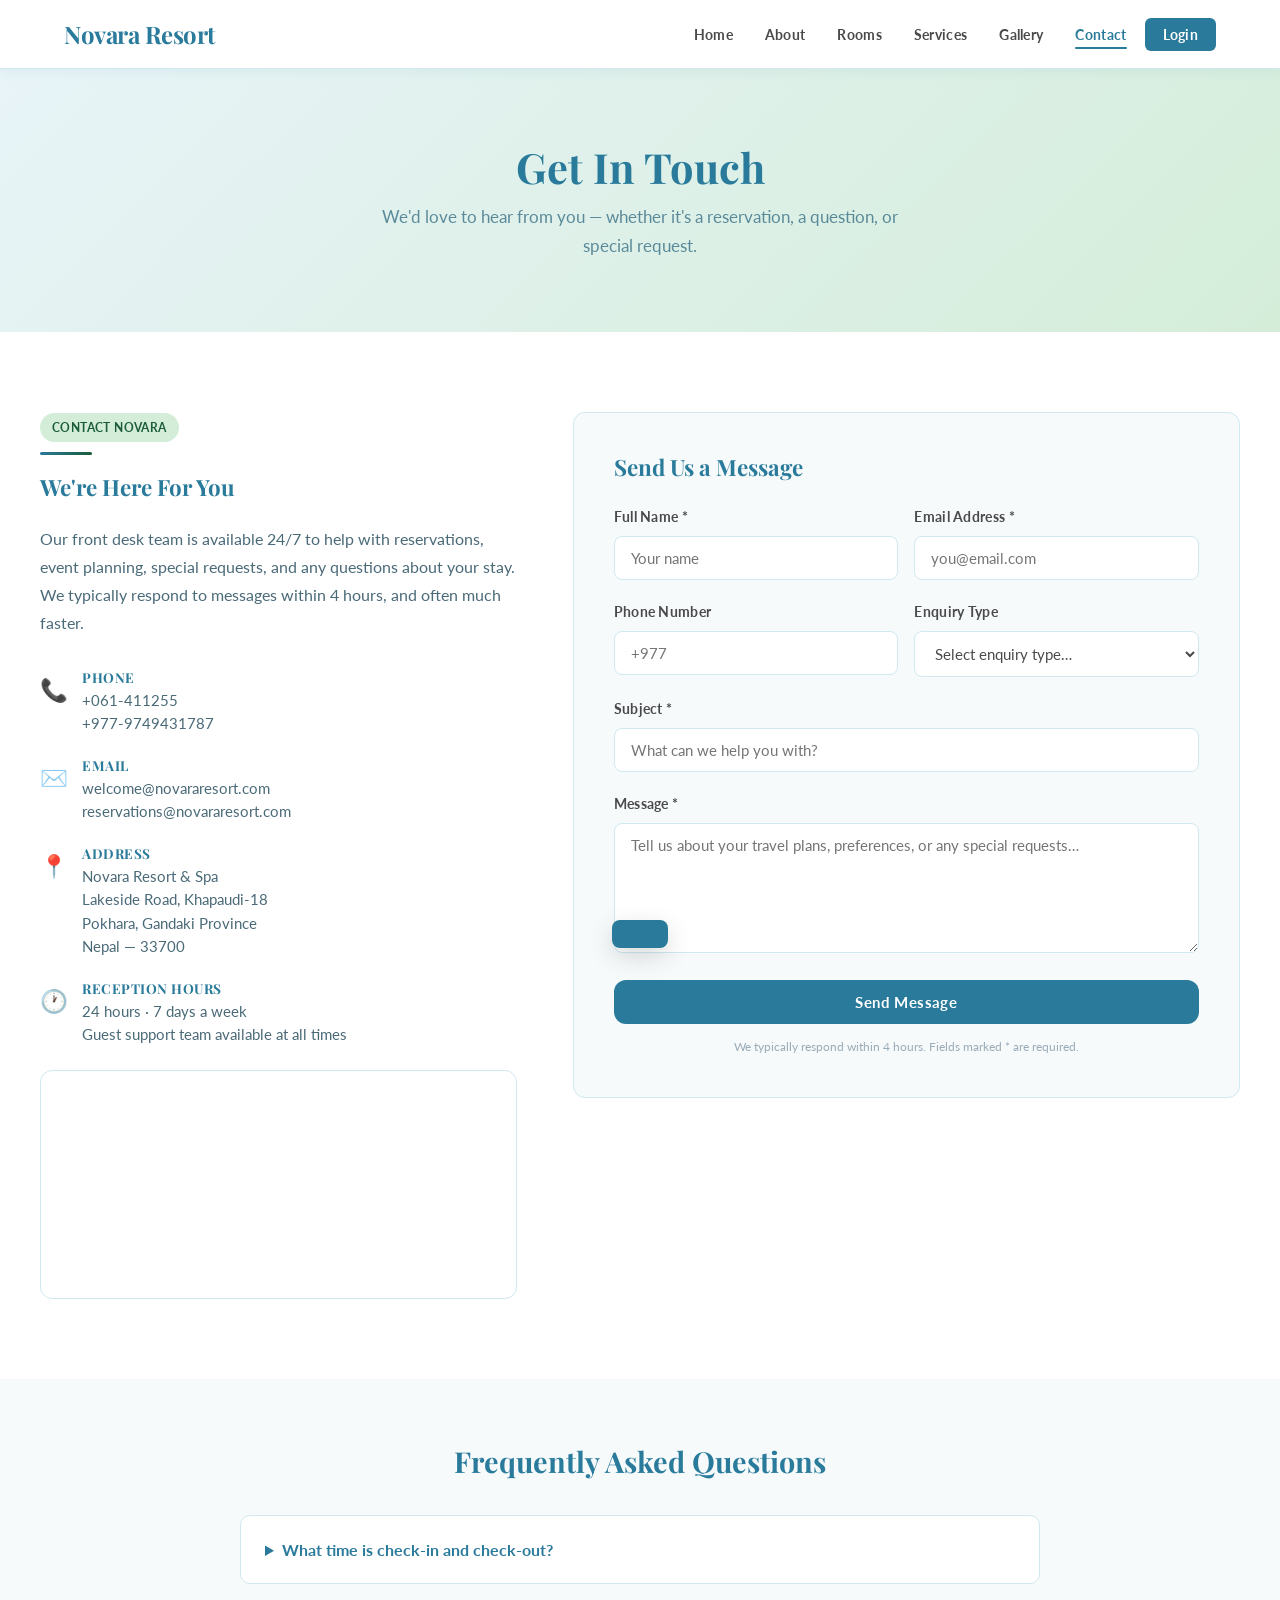
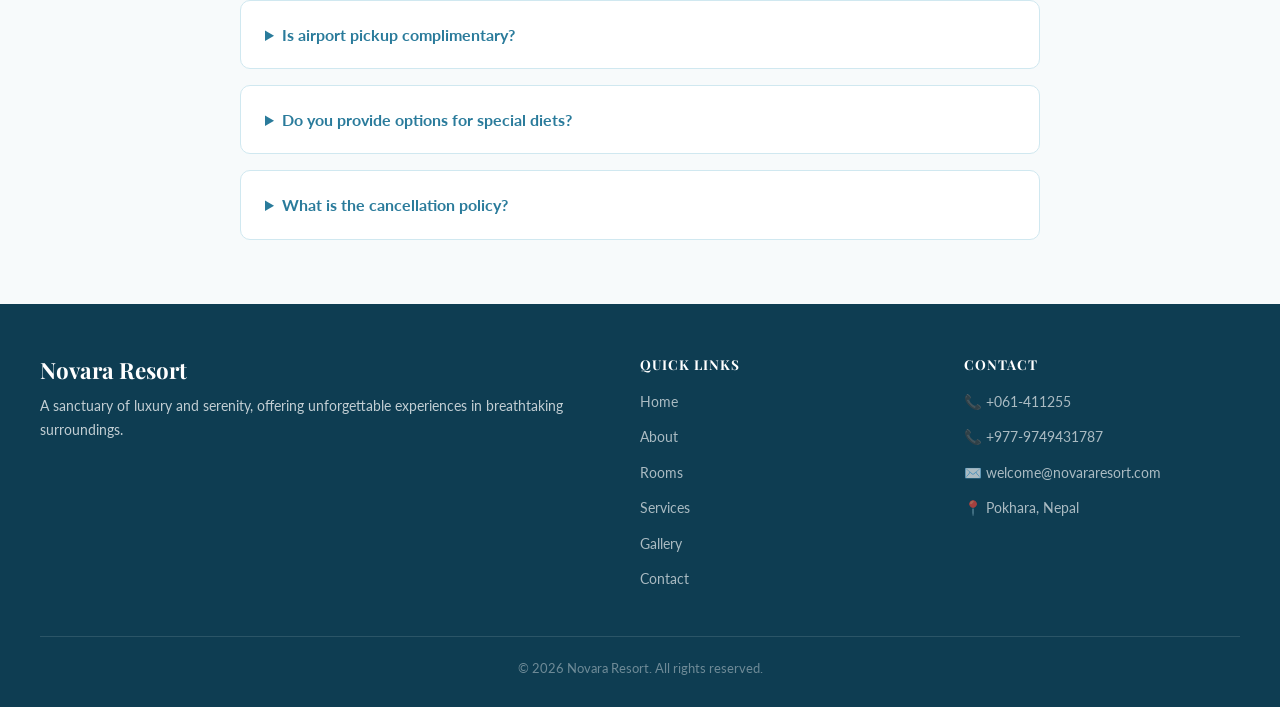
<file: contact.html>
<!DOCTYPE html>
<html lang="en">
<head>
  <meta charset="UTF-8" />
  <meta name="viewport" content="width=device-width, initial-scale=1.0" />
  <title>Contact — Novara Resort</title>
  <link rel="stylesheet" href="style.css" />
</head>
<body>

<!-- ══ HEADER ══ -->
<header>
  <div class="nav-container">
    <a href="index.html" class="nav-logo">Novara Resort<span></span></a>
    <button class="hamburger" id="hamburger" aria-label="Toggle menu">
      <span></span><span></span><span></span>
    </button>
    <nav id="nav-menu">
      <ul>
        <li><a href="index.html">Home</a></li>
        <li><a href="about.html">About</a></li>
        <li><a href="rooms.html">Rooms</a></li>
        <li><a href="services.html">Services</a></li>
        <li><a href="gallery.html">Gallery</a></li>
        <li><a href="contact.html">Contact</a></li>
        <li><a href="login.html" class="nav-login-btn">Login</a></li>
      </ul>
    </nav>
  </div>
</header>

<!-- ══ PAGE HERO ══ -->
<section class="page-hero">
  <h1>Get In Touch</h1>
  <p>We'd love to hear from you — whether it's a reservation, a question, or special request.</p>
</section>

<!-- ══ CONTACT LAYOUT ══ -->
<section class="section">
  <div class="section-inner">
    <div class="contact-layout">

      <!-- Left: Info -->
      <div class="contact-info">
        <span class="badge">Contact Novara</span>
        <div class="divider"></div>
        <h3>We're Here For You</h3>
        <p style="color:#4A6A78;margin-bottom:32px;line-height:1.75;">
          Our front desk team is available 24/7 to help with reservations, event planning, special requests, and any questions about your stay.
          We typically respond to messages within 4 hours, and often much faster.
        </p>

        <div class="contact-item">
          <div class="contact-item-icon">📞</div>
          <div class="contact-item-text">
            <h4>Phone</h4>
            <p><a href="tel:061411255">+061-411255</a></p>
            <p><a href="tel:+9779749431787">+977-9749431787</a></p>
          </div>
        </div>

        <div class="contact-item">
          <div class="contact-item-icon">✉️</div>
          <div class="contact-item-text">
            <h4>Email</h4>
            <p><a href="mailto:welcome@novararesort.com">welcome@novararesort.com</a></p>
            <p><a href="mailto:reservations@novararesort.com">reservations@novararesort.com</a></p>
          </div>
        </div>

        <div class="contact-item">
          <div class="contact-item-icon">📍</div>
          <div class="contact-item-text">
            <h4>Address</h4>
            <p>Novara Resort &amp; Spa<br />
            Lakeside Road, Khapaudi-18<br />
            Pokhara, Gandaki Province<br />
            Nepal — 33700</p>
          </div>
        </div>

        <div class="contact-item">
          <div class="contact-item-icon">🕐</div>
          <div class="contact-item-text">
            <h4>Reception Hours</h4>
            <p>24 hours · 7 days a week<br />
            Guest support team available at all times</p>
          </div>
        </div>

        <!-- Map embed placeholder -->
        <div style="margin-top:24px;border-radius:var(--radius);overflow:hidden;border:1px solid var(--border);">
          <iframe
            src="https://www.google.com/maps/embed?pb=!1m18!1m12!1m3!1d14095.123456789!2d83.9614!3d28.2096!2m3!1f0!2f0!3f0!3m2!1i1024!2i768!4f13.1!3m3!1m2!1s0x3995937b37065b7b%3A0x6e90d5e33cf30fd!2sLakeside%2C%20Pokhara%2033700!5e0!3m2!1sen!2snp!4v1699999999999!5m2!1sen!2snp"
            width="100%"
            height="220"
            style="border:0;"
            allowfullscreen=""
            loading="lazy"
            referrerpolicy="no-referrer-when-downgrade"
            title="Novara Resort location"
          ></iframe>
        </div>
      </div>

      <!-- Right: Form -->
      <div class="contact-form-box">
        <h3>Send Us a Message</h3>
        <form id="contact-form" onsubmit="handleContact(event)" novalidate>
          <div class="form-row">
            <div class="form-group">
              <label for="c-name">Full Name *</label>
              <input type="text" id="c-name" placeholder="Your name" />
            </div>
            <div class="form-group">
              <label for="c-email">Email Address *</label>
              <input type="email" id="c-email" placeholder="you@email.com" />
            </div>
          </div>

          <div class="form-row">
            <div class="form-group">
              <label for="c-phone">Phone Number</label>
              <input type="tel" id="c-phone" placeholder="+977" />
            </div>
            <div class="form-group">
              <label for="c-enquiry">Enquiry Type</label>
              <select id="c-enquiry">
                <option value="">Select enquiry type…</option>
                <option>Room Reservation</option>
                <option>Spa Booking</option>
                <option>Event &amp; Weddings</option>
                <option>Airport Pickup &amp; Drop</option>
                <option>General Enquiry</option>
              </select>
            </div>
          </div>

          <div class="form-group">
            <label for="c-subject">Subject *</label>
            <input type="text" id="c-subject" placeholder="What can we help you with?" />
          </div>

          <div class="form-group">
            <label for="c-message">Message *</label>
            <textarea id="c-message" placeholder="Tell us about your travel plans, preferences, or any special requests…"></textarea>
          </div>

          <button type="submit" class="btn btn-primary" style="width:100%;">Send Message</button>
          <p style="font-size:.78rem;color:#9AABB8;text-align:center;margin-top:12px;">
            We typically respond within 4 hours. Fields marked * are required.
          </p>
        </form>
      </div>

    </div>
  </div>
</section>

<!-- ══ FAQ Strip ══ -->
<section style="background:var(--gray-light);padding:64px 24px;">
  <div style="max-width:800px;margin:0 auto;">
    <h2 style="text-align:center;color:var(--teal);font-size:1.8rem;margin-bottom:36px;">Frequently Asked Questions</h2>
    <div style="display:flex;flex-direction:column;gap:16px;">
      <details style="background:var(--white);border:1px solid var(--border);border-radius:10px;padding:20px 24px;">
        <summary style="font-weight:700;color:var(--teal);cursor:pointer;">What time is check-in and check-out?</summary>
        <p style="color:#4A6A78;margin-top:12px;font-size:.92rem;">Check-in is from 2:00 PM and check-out is by 12:00 PM (noon). Early check-in and late check-out can be arranged based on availability — contact our guest support team in advance.</p>
      </details>
      <details style="background:var(--white);border:1px solid var(--border);border-radius:10px;padding:20px 24px;">
        <summary style="font-weight:700;color:var(--teal);cursor:pointer;">Is airport pickup complimentary?</summary>
        <p style="color:#4A6A78;margin-top:12px;font-size:.92rem;">Complimentary airport transfers are included for Presidential Villa guests. All other room categories can arrange transfers at a fee — please book at least 48 hours in advance.</p>
      </details>
      <details style="background:var(--white);border:1px solid var(--border);border-radius:10px;padding:20px 24px;">
        <summary style="font-weight:700;color:var(--teal);cursor:pointer;">Do you provide options for special diets?</summary>
        <p style="color:#4A6A78;margin-top:12px;font-size:.92rem;">Absolutely. Our kitchen team accommodates all dietary needs including vegan, gluten-free, halal, and severe allergy protocols. Please inform us at the time of booking.</p>
      </details>
      <details style="background:var(--white);border:1px solid var(--border);border-radius:10px;padding:20px 24px;">
        <summary style="font-weight:700;color:var(--teal);cursor:pointer;">What is the cancellation policy?</summary>
        <p style="color:#4A6A78;margin-top:12px;font-size:.92rem;">Cancellations made 72+ hours before arrival receive a full refund. Cancellations within 48–72 hours are charged 50% of the first night. No-shows are charged in full.</p>
      </details>
    </div>
  </div>
</section>

<!-- ══ FOOTER ══ -->
<footer>
  <div class="footer-grid">
    <div class="footer-brand">
      <h3>Novara Resort</h3>
      <p>A sanctuary of luxury and serenity, offering unforgettable experiences in breathtaking surroundings.</p>
    </div>
    <div class="footer-col">
      <h4>Quick Links</h4>
      <ul>
        <li><a href="index.html">Home</a></li>
        <li><a href="about.html">About</a></li>
        <li><a href="rooms.html">Rooms</a></li>
        <li><a href="services.html">Services</a></li>
        <li><a href="gallery.html">Gallery</a></li>
        <li><a href="contact.html">Contact</a></li>
      </ul>
    </div>
    <div class="footer-col">
      <h4>Contact</h4>
      <ul>
        <li><a href="tel:+061411255">📞 +061-411255</a></li>
        <li><a href="tel:+9779749431787">📞 +977-9749431787</a></li>
        <li><a href="mailto:welcome@novararesort.com">✉️ welcome@novararesort.com</a></li>
        <li><a href="#">📍 Pokhara, Nepal</a></li>
      </ul>
    </div>
  </div>
  <div class="footer-bottom">
    <p>&copy; 2026 Novara Resort. All rights reserved.</p>
  </div>
</footer>

<div id="toast"></div>
<script src="script.js"></script>
</body>
</html>
</file>
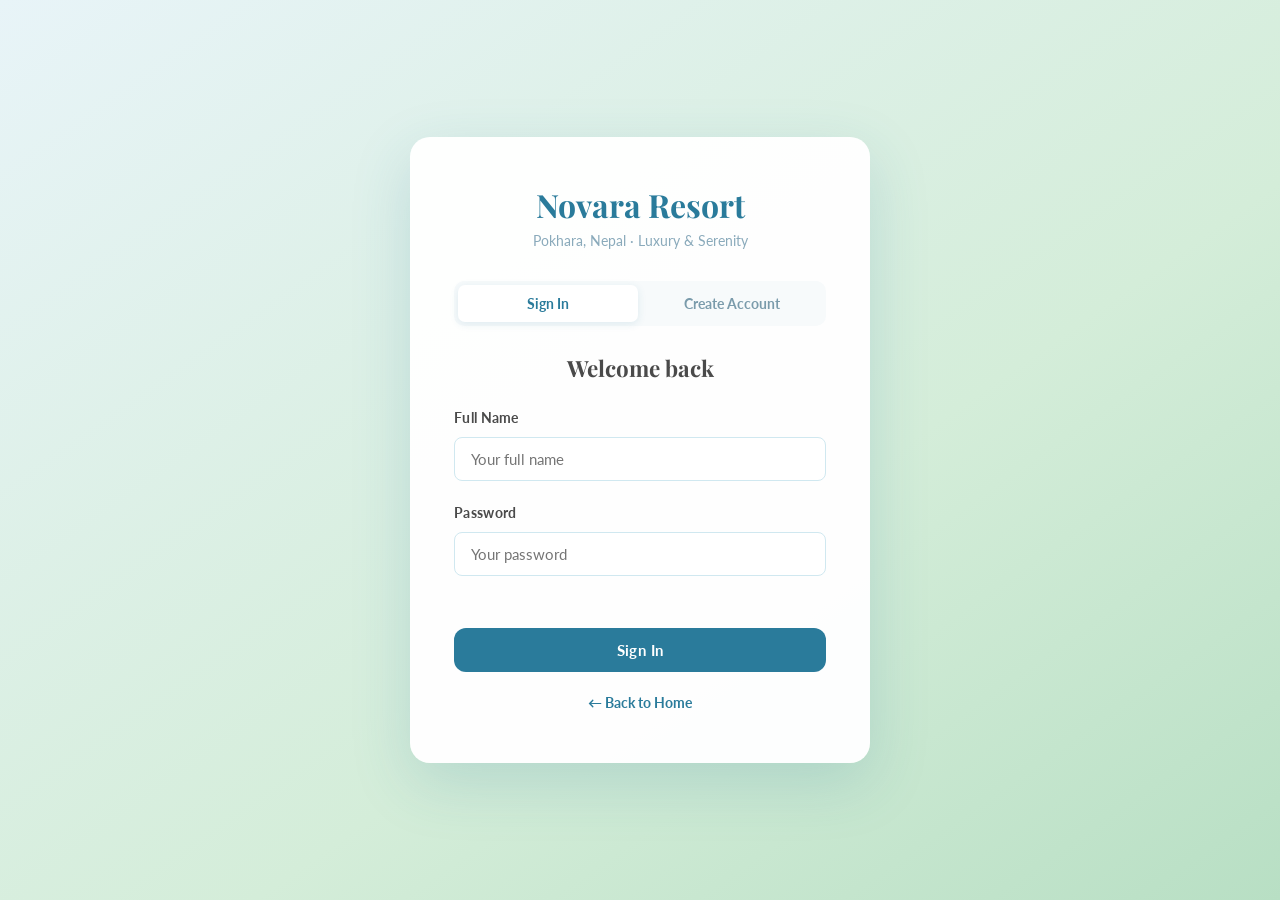
<file: login.html>
<!DOCTYPE html>
<html lang="en">
<head>
  <meta charset="UTF-8" />
  <meta name="viewport" content="width=device-width, initial-scale=1.0" />
  <title>Login — Novara Resort</title>
  <link rel="stylesheet" href="style.css" />
</head>
<body>

<div class="login-page">
  <div class="login-card">

    <div class="login-logo">
      <h1>Novara Resort<span></span></h1>
      <p>Pokhara, Nepal · Luxury &amp; Serenity</p>
    </div>

    <!-- Tab switcher -->
    <div class="login-tabs">
      <button class="login-tab active" id="tab-login" onclick="switchTab('login')">Sign In</button>
      <button class="login-tab" id="tab-register" onclick="switchTab('register')">Create Account</button>
    </div>

    <!-- LOGIN FORM -->
    <div id="form-login">
      <h2>Welcome back</h2>
      <div class="form-group">
        <label for="login-name">Full Name</label>
        <input type="text" id="login-name" placeholder="Your full name" autocomplete="name" />
      </div>
      <div class="form-group">
        <label for="login-pass">Password</label>
        <input type="password" id="login-pass" placeholder="Your password" autocomplete="current-password" />
      </div>
      <p class="login-error" id="login-error"></p>
      <button class="btn btn-primary" style="width:100%;margin-top:8px;" onclick="handleLogin()">Sign In</button>
    </div>

    <!-- REGISTER FORM -->
    <div id="form-register" style="display:none;">
      <h2>Create your account</h2>
      <div class="form-group">
        <label for="reg-name">Full Name</label>
        <input type="text" id="reg-name" placeholder="Your full name" autocomplete="name" />
      </div>
      <div class="form-group">
        <label for="reg-pass">Password</label>
        <input type="password" id="reg-pass" placeholder="Choose a password" autocomplete="new-password" />
      </div>
      <div class="form-group">
        <label for="reg-pass2">Confirm Password</label>
        <input type="password" id="reg-pass2" placeholder="Repeat password" autocomplete="new-password" />
      </div>
      <p class="login-error" id="reg-error"></p>
      <button class="btn btn-green" style="width:100%;margin-top:8px;" onclick="handleRegister()">Create Account</button>
    </div>

    <p class="login-back"><a href="index.html">← Back to Home</a></p>
  </div>
</div>

<div id="toast"></div>
<script src="script.js"></script>
</body>
</html>
</file>
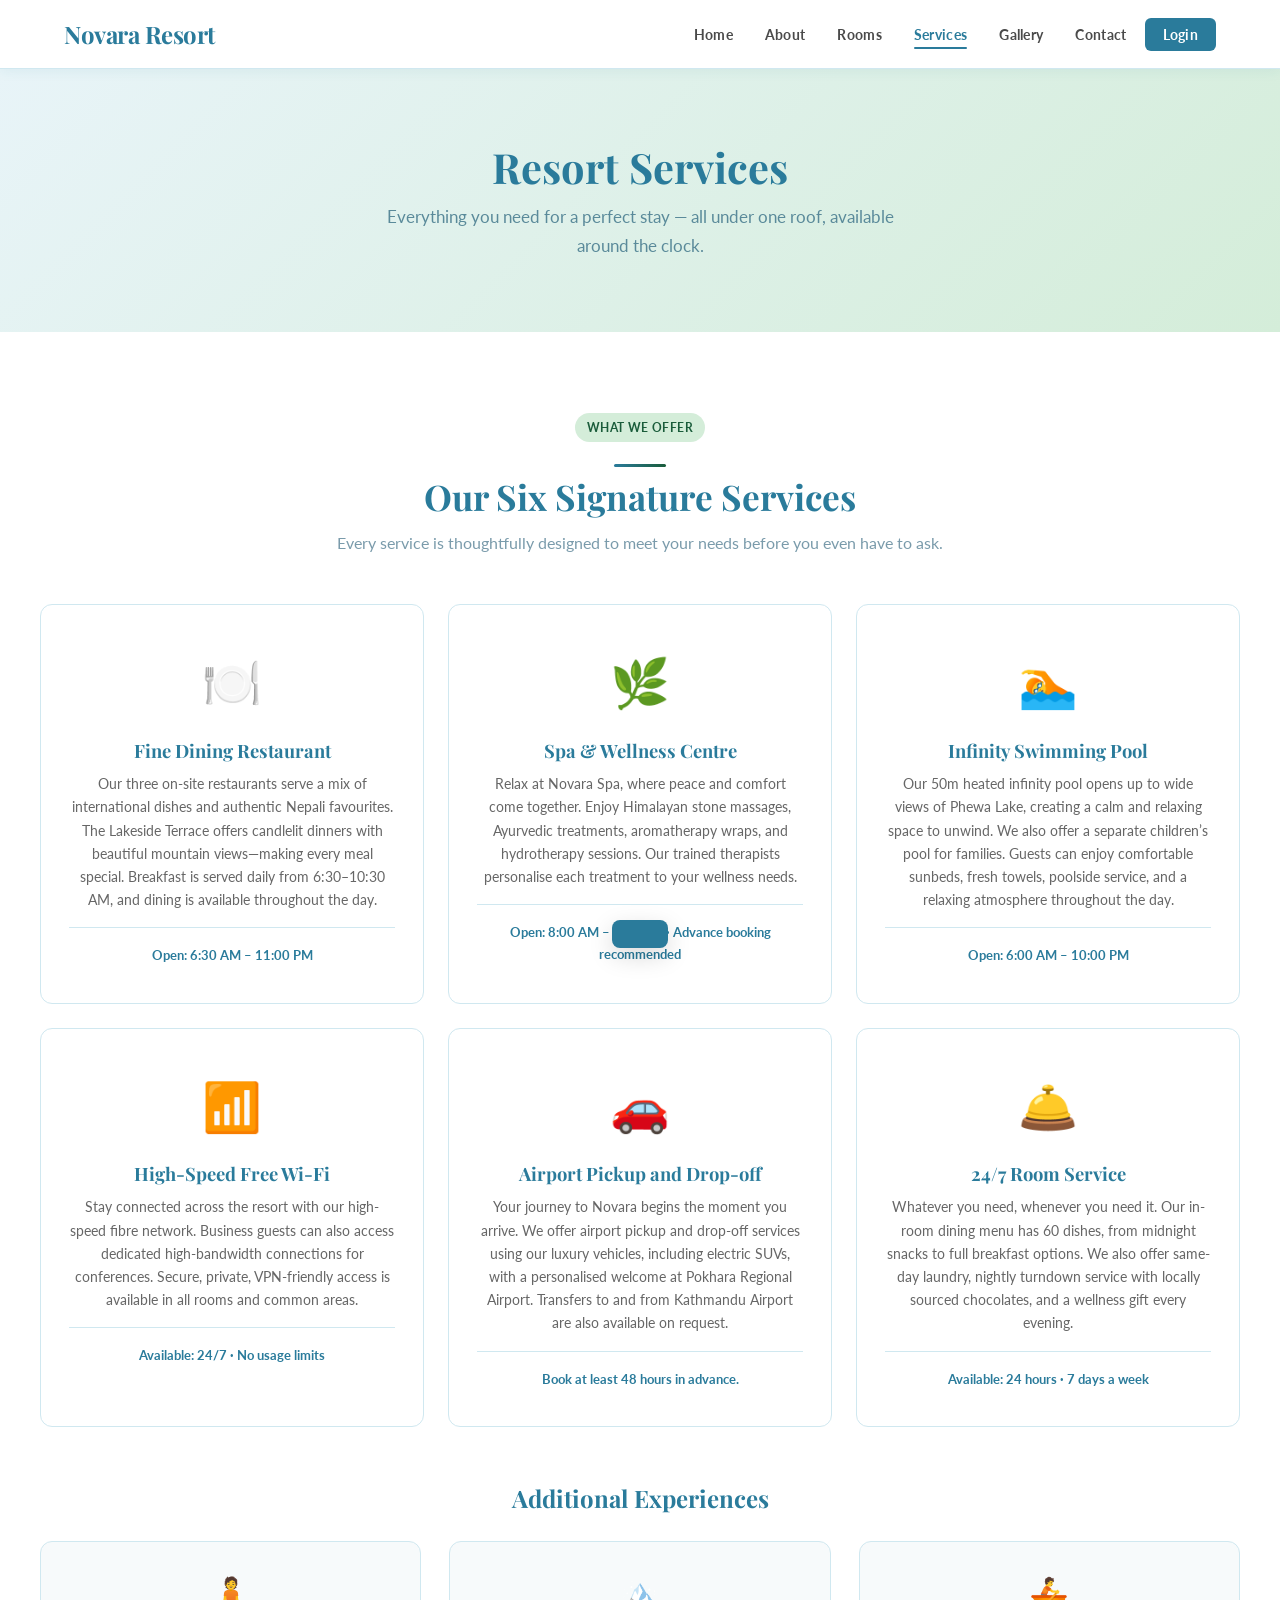
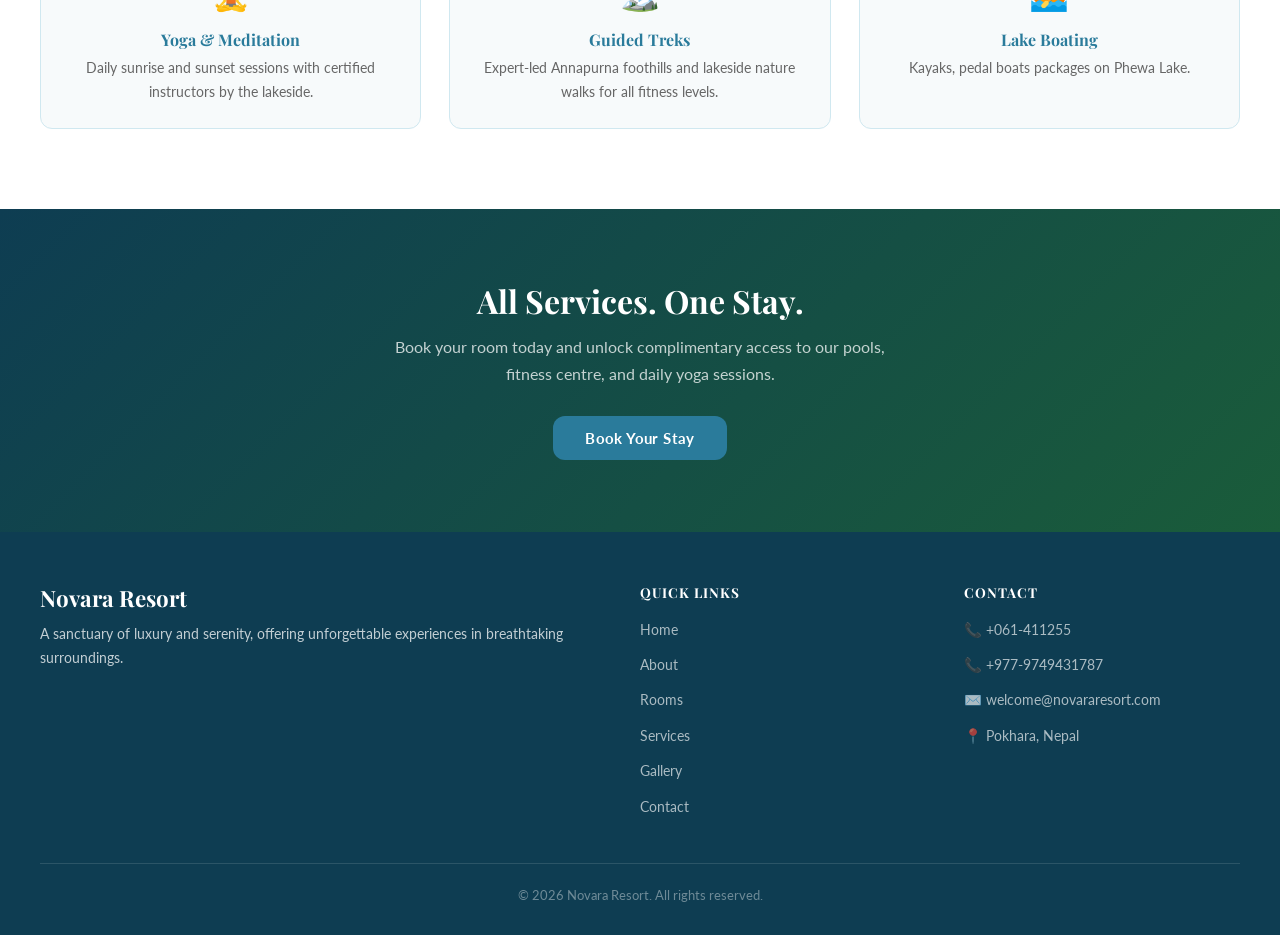
<file: services.html>
<!DOCTYPE html>
<html lang="en">
<head>
  <meta charset="UTF-8" />
  <meta name="viewport" content="width=device-width, initial-scale=1.0" />
  <title>Services — Novara Resort</title>
  <link rel="stylesheet" href="style.css" />
</head>
<body>

<!-- HEADER -->
<header>
  <div class="nav-container">
    <a href="index.html" class="nav-logo">Novara Resort<span></span></a>
    <button class="hamburger" id="hamburger" aria-label="Toggle menu">
      <span></span><span></span><span></span>
    </button>
    <nav id="nav-menu">
      <ul>
        <li><a href="index.html">Home</a></li>
        <li><a href="about.html">About</a></li>
        <li><a href="rooms.html">Rooms</a></li>
        <li><a href="services.html">Services</a></li>
        <li><a href="gallery.html">Gallery</a></li>
        <li><a href="contact.html">Contact</a></li>
        <li><a href="login.html" class="nav-login-btn">Login</a></li>
      </ul>
    </nav>
  </div>
</header>

<!-- PAGE HERO -->
<section class="page-hero">
  <h1>Resort Services</h1>
  <p>Everything you need for a perfect stay — all under one roof, available around the clock.</p>
</section>


<!-- ══ SERVICES GRID ══ -->
<section class="section">
  <div class="section-inner">
    <div class="text-center" style="margin-bottom:48px;">
      <span class="badge">What We Offer</span>
      <div class="divider" style="margin:12px auto 0;"></div>
      <h2 class="section-title" style="margin-top:8px;">Our Six Signature Services</h2>
      <p class="section-sub">Every service is thoughtfully designed to meet your needs before you even have to ask.</p>
    </div>

    <div class="services-grid">

      <!-- 1. Restaurant -->
      <div class="service-card">
        <span class="service-icon">🍽️</span>
        <h3>Fine Dining Restaurant</h3>
        <p>
          Our three on-site restaurants serve a mix of international dishes and authentic Nepali favourites. The Lakeside Terrace offers candlelit dinners with beautiful mountain views—making every meal special. Breakfast is served daily from 6:30–10:30 AM, and 
          dining is available throughout the day.
        </p>
        <div style="margin-top:16px;padding-top:16px;border-top:1px solid var(--border);font-size:.82rem;color:var(--teal);font-weight:700;">
          Open: 6:30 AM – 11:00 PM
        </div>
      </div>

      <!-- 2. Spa -->
      <div class="service-card">
        <span class="service-icon">🌿</span>
        <h3>Spa &amp; Wellness Centre</h3>
        <p>
         Relax at Novara Spa, where peace and comfort come together. Enjoy Himalayan stone massages, Ayurvedic treatments, aromatherapy wraps, and hydrotherapy sessions. 
         Our trained therapists personalise each treatment to your wellness needs.
        </p>
        <div style="margin-top:16px;padding-top:16px;border-top:1px solid var(--border);font-size:.82rem;color:var(--teal);font-weight:700;">
          Open: 8:00 AM – 9:00 PM · Advance booking recommended
        </div>
      </div>

      <!-- 3. Swimming Pool -->
      <div class="service-card">
        <span class="service-icon">🏊</span>
        <h3>Infinity Swimming Pool</h3>
        <p>
          Our 50m heated infinity pool opens up to wide views of Phewa Lake, creating a calm and relaxing space to unwind. We also offer a separate children’s pool for families. Guests can enjoy comfortable sunbeds,
           fresh towels, poolside service, and a relaxing atmosphere throughout the day.
        </p>
        <div style="margin-top:16px;padding-top:16px;border-top:1px solid var(--border);font-size:.82rem;color:var(--teal);font-weight:700;">
          Open: 6:00 AM – 10:00 PM
        </div>
      </div>

      <!-- 4. Wi-Fi -->
      <div class="service-card">
        <span class="service-icon">📶</span>
        <h3>High-Speed Free Wi-Fi</h3>
        <p>
          Stay connected across the resort with our high-speed fibre network. Business guests can also access dedicated high-bandwidth connections for conferences. 
          Secure, private, VPN-friendly access is available in all rooms and common areas.
        </p>
        <div style="margin-top:16px;padding-top:16px;border-top:1px solid var(--border);font-size:.82rem;color:var(--teal);font-weight:700;">
          Available: 24/7 · No usage limits
        </div>
      </div>

      <!-- 5. Airport Pickup -->
      <div class="service-card">
        <span class="service-icon">🚗</span>
        <h3>Airport Pickup and Drop-off</h3>
        <p>
          Your journey to Novara begins the moment you arrive. We offer airport pickup and drop-off services using our luxury vehicles, including electric SUVs, with a personalised welcome at Pokhara Regional Airport.
           Transfers to and from Kathmandu Airport are also available on request.
        </p>
        <div style="margin-top:16px;padding-top:16px;border-top:1px solid var(--border);font-size:.82rem;color:var(--teal);font-weight:700;">
          Book at least 48 hours in advance.
        </div>
      </div>

      <!-- 6. Room Service -->
      <div class="service-card">
        <span class="service-icon">🛎️</span>
        <h3>24/7 Room Service</h3>
        <p>
         Whatever you need, whenever you need it. Our in-room dining menu has 60 dishes, from midnight snacks to full breakfast options. We also offer same-day laundry, nightly turndown service with locally
          sourced chocolates, and a wellness gift every evening.
        </p>
        <div style="margin-top:16px;padding-top:16px;border-top:1px solid var(--border);font-size:.82rem;color:var(--teal);font-weight:700;">
          Available: 24 hours · 7 days a week
        </div>
      </div>

    </div>

    <!-- Additional services row -->
    <div style="margin-top:56px;">
      <h3 style="color:var(--teal);text-align:center;font-size:1.5rem;margin-bottom:28px;">Additional Experiences</h3>
      <div class="grid-3">
        <div style="background:var(--gray-light);border-radius:var(--radius);padding:24px;text-align:center;border:1px solid var(--border);">
          <div style="font-size:2rem;margin-bottom:10px;">🧘</div>
          <h4 style="color:var(--teal);margin-bottom:6px;">Yoga &amp; Meditation</h4>
          <p style="font-size:.88rem;color:#666;">Daily sunrise and sunset sessions with certified instructors by the lakeside.</p>
        </div>
        <div style="background:var(--gray-light);border-radius:var(--radius);padding:24px;text-align:center;border:1px solid var(--border);">
          <div style="font-size:2rem;margin-bottom:10px;">🏔️</div>
          <h4 style="color:var(--teal);margin-bottom:6px;">Guided Treks</h4>
          <p style="font-size:.88rem;color:#666;">Expert-led Annapurna foothills and lakeside nature walks for all fitness levels.</p>
        </div>
        <div style="background:var(--gray-light);border-radius:var(--radius);padding:24px;text-align:center;border:1px solid var(--border);">
          <div style="font-size:2rem;margin-bottom:10px;">🚣</div>
          <h4 style="color:var(--teal);margin-bottom:6px;">Lake Boating</h4>
          <p style="font-size:.88rem;color:#666;">Kayaks, pedal boats packages on Phewa Lake.</p>
        </div>
      </div>
    </div>

  </div>
</section>

<!-- ══ CTA ══ -->
<section style="background:linear-gradient(135deg,#0E3D52,#1A5C3A);padding:72px 24px;text-align:center;color:#fff;">
  <h2 style="font-size:2rem;margin-bottom:12px;">All Services. One Stay.</h2>
  <p style="color:rgba(255,255,255,.75);max-width:500px;margin:0 auto 28px;">
    Book your room today and unlock complimentary access to our pools, fitness centre, and daily yoga sessions.
  </p>
  <button class="btn btn-primary" onclick="window.location.href='/Novara/rooms.html'">Book Your Stay</button>
</section>

<!-- ══ FOOTER ══ -->
<footer>
  <div class="footer-grid">
    <div class="footer-brand">
      <h3>Novara Resort</h3>
      <p>A sanctuary of luxury and serenity, offering unforgettable experiences in breathtaking surroundings.</p>
    </div>
    <div class="footer-col">
      <h4>Quick Links</h4>
      <ul>
        <li><a href="index.html">Home</a></li>
        <li><a href="about.html">About</a></li>
        <li><a href="rooms.html">Rooms</a></li>
        <li><a href="services.html">Services</a></li>
        <li><a href="gallery.html">Gallery</a></li>
        <li><a href="contact.html">Contact</a></li>
      </ul>
    </div>
    <div class="footer-col">
      <h4>Contact</h4>
      <ul>
        <li><a href="tel:+061411255">📞 +061-411255</a></li>
        <li><a href="tel:+9779749431787">📞 +977-9749431787</a></li>
        <li><a href="mailto:welcome@novararesort.com">✉️ welcome@novararesort.com</a></li>
        <li><a href="#">📍 Pokhara, Nepal</a></li>
      </ul>
    </div>
  </div>
  <div class="footer-bottom">
    <p>&copy; 2026 Novara Resort. All rights reserved.</p>
  </div>
</footer>

<div id="toast"></div>
<script src="script.js"></script>
</body>
</html>
</file>
<file: style.css>
@import url('https://fonts.googleapis.com/css2?family=Playfair+Display:wght@400;600;700&family=Lato:wght@300;400;700&display=swap');

/* ── Reset & Base ── */
*, *::before, *::after { box-sizing: border-box; margin: 0; padding: 0; }

:root {
  --white:       #FFFFFF;
  --ice:         #E8F4F8;
  --mint:        #D4EDD9;
  --teal:        #2A7B9B;
  --teal-dark:   #1F5F78;
  --green:       #1A5C3A;
  --green-light: #27855A;
  --gray-text:   #4A4A4A;
  --gray-light:  #F7FAFB;
  --border:      #D0E8F0;
  --shadow:      0 4px 24px rgba(42,123,155,.12);
  --radius:      12px;
  --transition:  .25s ease;
}

html { scroll-behavior: smooth; }

body {
  font-family: 'Lato', sans-serif;
  color: var(--gray-text);
  background: var(--white);
  line-height: 1.7;
  min-height: 100vh;
  display: flex;
  flex-direction: column;
}

h1,h2,h3,h4 { font-family: 'Playfair Display', serif; line-height: 1.25; }
a { text-decoration: none; color: inherit; }
img { max-width: 100%; display: block; }

/* ── Navigation ── */
header {
  position: sticky;
  top: 0;
  z-index: 100;
  background: rgba(255,255,255,.92);
  backdrop-filter: blur(10px);
  -webkit-backdrop-filter: blur(10px);
  border-bottom: 1px solid var(--border);
  box-shadow: 0 2px 12px rgba(42,123,155,.08);
}

.nav-container {
  max-width: 1200px;
  margin: 0 auto;
  padding: 0 24px;
  height: 68px;
  display: flex;
  align-items: center;
  justify-content: space-between;
}

.nav-logo {
  font-family: 'Playfair Display', serif;
  font-size: 1.5rem;
  font-weight: 700;
  color: var(--teal);
  letter-spacing: -.5px;
}
.nav-logo span { color: var(--green); }

nav ul {
  list-style: none;
  display: flex;
  gap: 4px;
  align-items: center;
}

nav ul li a {
  font-size: .9rem;
  font-weight: 700;
  letter-spacing: .3px;
  color: var(--gray-text);
  padding: 6px 14px;
  border-radius: 6px;
  transition: color var(--transition), background var(--transition);
  position: relative;
}
nav ul li a::after {
  content: '';
  position: absolute;
  bottom: 0; left: 14px; right: 14px;
  height: 2px;
  background: var(--teal);
  transform: scaleX(0);
  transition: transform var(--transition);
  border-radius: 2px;
}
nav ul li a:hover { color: var(--teal); background: var(--ice); }
nav ul li a:hover::after { transform: scaleX(1); }
nav ul li a.active { color: var(--teal); }
nav ul li a.active::after { transform: scaleX(1); }

.nav-login-btn {
  background: var(--teal) !important;
  color: var(--white) !important;
  border-radius: 6px !important;
  padding: 8px 18px !important;
}
.nav-login-btn:hover { background: var(--teal-dark) !important; color: var(--white) !important; }
.nav-login-btn::after { display: none !important; }

/* Hamburger */
.hamburger {
  display: none;
  flex-direction: column;
  gap: 5px;
  cursor: pointer;
  background: none;
  border: none;
  padding: 4px;
}
.hamburger span {
  display: block;
  width: 24px; height: 2px;
  background: var(--teal);
  border-radius: 2px;
  transition: var(--transition);
}

/* ── Footer ── */
footer {
  background: #0E3D52;
  color: rgba(255,255,255,.75);
  padding: 52px 24px 28px;
  margin-top: auto;
}
.footer-grid {
  max-width: 1200px;
  margin: 0 auto 36px;
  display: grid;
  grid-template-columns: 2fr 1fr 1fr;
  gap: 48px;
}
.footer-brand h3 {
  font-family: 'Playfair Display', serif;
  color: var(--white);
  font-size: 1.4rem;
  margin-bottom: 10px;
}
.footer-brand p { font-size: .9rem; line-height: 1.7; }
.footer-col h4 {
  color: var(--white);
  font-size: .85rem;
  letter-spacing: 1px;
  text-transform: uppercase;
  margin-bottom: 14px;
}
.footer-col ul { list-style: none; }
.footer-col ul li { margin-bottom: 8px; }
.footer-col ul li a {
  font-size: .9rem;
  color: rgba(255,255,255,.65);
  transition: color var(--transition);
}
.footer-col ul li a:hover { color: var(--white); }
.footer-bottom {
  max-width: 1200px;
  margin: 0 auto;
  padding-top: 20px;
  border-top: 1px solid rgba(255,255,255,.12);
  text-align: center;
  font-size: .82rem;
  color: rgba(255,255,255,.4);
}

/* ── Buttons ── */
.btn {
  display: inline-block;
  padding: 13px 32px;
  border-radius: var(--radius);
  font-family: 'Lato', sans-serif;
  font-weight: 700;
  font-size: .95rem;
  letter-spacing: .4px;
  cursor: pointer;
  border: none;
  transition: transform var(--transition), box-shadow var(--transition), background var(--transition);
}
.btn:hover { transform: translateY(-2px); box-shadow: var(--shadow); }
.btn:active { transform: translateY(0); }

.btn-primary { background: var(--teal); color: var(--white); }
.btn-primary:hover { background: var(--teal-dark); }
.btn-green { background: var(--green); color: var(--white); }
.btn-green:hover { background: var(--green-light); }
.btn-outline {
  background: transparent;
  color: var(--teal);
  border: 2px solid var(--teal);
}
.btn-outline:hover { background: var(--teal); color: var(--white); }

/* ── Section Wrapper ── */
.section { padding: 80px 24px; }
.section-inner { max-width: 1200px; margin: 0 auto; }
.section-title {
  font-size: 2.2rem;
  color: var(--teal);
  margin-bottom: 10px;
}
.section-sub {
  font-size: 1rem;
  color: #7A9BAB;
  margin-bottom: 40px;
}
.divider {
  width: 52px; height: 3px;
  background: linear-gradient(90deg, var(--teal), var(--green));
  border-radius: 2px;
  margin-bottom: 18px;
}

/* ── Cards ── */
.card {
  background: var(--white);
  border: 1px solid var(--border);
  border-radius: var(--radius);
  overflow: hidden;
  box-shadow: 0 2px 12px rgba(42,123,155,.07);
  transition: transform var(--transition), box-shadow var(--transition);
}
.card:hover { transform: translateY(-5px); box-shadow: var(--shadow); }
.card-img { width: 100%; height: 220px; object-fit: cover; }
.card-body { padding: 22px; }
.card-body h3 { font-size: 1.2rem; color: var(--teal); margin-bottom: 8px; }
.card-body p { font-size: .9rem; color: #666; line-height: 1.65; }

/* ── Page Hero (non-home) ── */
.page-hero {
  background: linear-gradient(135deg, var(--ice) 0%, var(--mint) 100%);
  padding: 72px 24px;
  text-align: center;
}
.page-hero h1 { font-size: 2.6rem; color: var(--teal); margin-bottom: 10px; }
.page-hero p { font-size: 1.05rem; color: #5A8A9A; max-width: 560px; margin: 0 auto; }

/* ── Forms ── */
.form-group { margin-bottom: 20px; }
.form-group label {
  display: block;
  font-size: .88rem;
  font-weight: 700;
  color: var(--gray-text);
  margin-bottom: 7px;
  letter-spacing: .3px;
}
.form-group input,
.form-group textarea,
.form-group select {
  width: 100%;
  padding: 12px 16px;
  border: 1.5px solid var(--border);
  border-radius: 8px;
  font-family: 'Lato', sans-serif;
  font-size: .95rem;
  color: var(--gray-text);
  background: var(--white);
  transition: border-color var(--transition), box-shadow var(--transition);
  outline: none;
}
.form-group input:focus,
.form-group textarea:focus {
  border-color: var(--teal);
  box-shadow: 0 0 0 3px rgba(42,123,155,.12);
}
.form-group textarea { resize: vertical; min-height: 130px; }

/* ── Utility ── */
.text-center { text-align: center; }
.mt-4 { margin-top: 16px; }
.mt-8 { margin-top: 32px; }
.mb-4 { margin-bottom: 16px; }
.grid-3 {
  display: grid;
  grid-template-columns: repeat(3,1fr);
  gap: 28px;
}
.grid-2 {
  display: grid;
  grid-template-columns: repeat(2,1fr);
  gap: 28px;
}

/* ── Badges ── */
.badge {
  display: inline-block;
  background: var(--mint);
  color: var(--green);
  font-size: .78rem;
  font-weight: 700;
  padding: 4px 12px;
  border-radius: 20px;
  letter-spacing: .4px;
  text-transform: uppercase;
  margin-bottom: 10px;
}

/* ── Toast ── */
#toast {
  position: fixed;
  bottom: 32px; left: 50%;
  transform: translateX(-50%) translateY(80px);
  background: var(--teal);
  color: #fff;
  padding: 14px 28px;
  border-radius: 8px;
  font-weight: 700;
  font-size: .95rem;
  box-shadow: 0 8px 24px rgba(0,0,0,.15);
  transition: transform .35s cubic-bezier(.34,1.56,.64,1);
  z-index: 9999;
  pointer-events: none;
}
#toast.show { transform: translateX(-50%) translateY(0); }

/* ══════════════════════════════════
   LOGIN PAGE
══════════════════════════════════ */
.login-page {
  min-height: 100vh;
  display: flex;
  align-items: center;
  justify-content: center;
  background: linear-gradient(145deg, var(--ice) 0%, var(--mint) 60%, #B8DFC4 100%);
  padding: 24px;
}
.login-card {
  background: rgba(255,255,255,.97);
  border-radius: 20px;
  padding: 48px 44px;
  width: 100%;
  max-width: 460px;
  box-shadow: 0 20px 60px rgba(42,123,155,.18);
}
.login-logo {
  text-align: center;
  margin-bottom: 28px;
}
.login-logo h1 {
  font-size: 2rem;
  color: var(--teal);
}
.login-logo h1 span { color: var(--green); }
.login-logo p { font-size: .88rem; color: #8AAABB; margin-top: 4px; }

/* Tab switcher */
.login-tabs {
  display: flex;
  background: var(--gray-light);
  border-radius: 10px;
  padding: 4px;
  margin-bottom: 28px;
  gap: 4px;
}
.login-tab {
  flex: 1;
  padding: 10px;
  border: none;
  background: transparent;
  border-radius: 7px;
  font-family: 'Lato', sans-serif;
  font-size: .9rem;
  font-weight: 700;
  color: #7A9BAB;
  cursor: pointer;
  transition: background var(--transition), color var(--transition), box-shadow var(--transition);
}
.login-tab.active {
  background: var(--white);
  color: var(--teal);
  box-shadow: 0 2px 8px rgba(42,123,155,.12);
}

.login-card h2 {
  font-size: 1.4rem;
  color: var(--gray-text);
  margin-bottom: 24px;
  text-align: center;
}

/* Inline error message */
.login-error {
  font-size: .85rem;
  color: #c0392b;
  min-height: 20px;
  margin-bottom: 4px;
  font-weight: 600;
}

/* Back link */
.login-back {
  text-align: center;
  margin-top: 20px;
  font-size: .85rem;
  color: #8AAABB;
}
.login-back a { color: var(--teal); font-weight: 700; }
.login-back a:hover { text-decoration: underline; }

/* ══════════════════════════════════
   HOME PAGE
══════════════════════════════════ */
.hero {
  position: relative;
  height: 90vh;
  min-height: 560px;
  display: flex;
  align-items: center;
  justify-content: center;
  text-align: center;
  overflow: hidden;
  background: linear-gradient(160deg, #0E3D52 0%, #1A5C3A 100%);
}
.hero-bg {
  position: absolute;
  inset: 0;
  background: url('https://imgcy.trivago.com/c_fill,d_dummy.jpeg,e_sharpen:60,f_auto,h_534,q_40,w_800/hotelier-images/b2/f9/637951ae72d962b7f1dc25334409ebaca86400b7af4fd86a3bbdf150a6a2.jpeg') center/cover no-repeat;
  opacity: .35;
}
.hero-content {
  position: relative;
  z-index: 1;
  color: var(--white);
  max-width: 760px;
  padding: 0 24px;
}
.hero-eyebrow {
  font-size: .82rem;
  letter-spacing: 3px;
  text-transform: uppercase;
  color: rgba(255,255,255,.7);
  margin-bottom: 18px;
}
.hero-content h1 {
  font-size: clamp(2.4rem, 6vw, 4rem);
  line-height: 1.15;
  margin-bottom: 18px;
  text-shadow: 0 2px 20px rgba(0,0,0,.3);
}
.hero-content p {
  font-size: 1.1rem;
  color: rgba(255,255,255,.85);
  max-width: 520px;
  margin: 0 auto 32px;
  line-height: 1.7;
}
.hero-btns { display: flex; gap: 16px; justify-content: center; flex-wrap: wrap; }

/* Intro strip */
.intro-strip {
  background: var(--ice);
  padding: 56px 24px;
}
.intro-inner {
  max-width: 1100px;
  margin: 0 auto;
  display: grid;
  grid-template-columns: 1fr 1fr;
  gap: 56px;
  align-items: center;
}
.intro-img {
  border-radius: var(--radius);
  width: 100%;
  height: 340px;
  object-fit: cover;
  box-shadow: var(--shadow);
}
.intro-text .section-title { font-size: 1.9rem; }

/* Feature icons */
.features {
  padding: 72px 24px;
  background: var(--white);
}
.features-inner {
  max-width: 1100px;
  margin: 0 auto;
}
.feature-cards {
  display: grid;
  grid-template-columns: repeat(4,1fr);
  gap: 20px;
  margin-top: 40px;
}
.feature-card {
  background: var(--gray-light);
  border: 1px solid var(--border);
  border-radius: var(--radius);
  padding: 28px 20px;
  text-align: center;
  transition: transform var(--transition), box-shadow var(--transition);
}
.feature-card:hover { transform: translateY(-4px); box-shadow: var(--shadow); }
.feature-icon {
  font-size: 2.4rem;
  margin-bottom: 12px;
}
.feature-card h4 {
  font-size: 1rem;
  color: var(--teal);
  margin-bottom: 6px;
}
.feature-card p { font-size: .85rem; color: #7A8A90; }

/* ══════════════════════════════════
   ABOUT PAGE
══════════════════════════════════ */
.about-grid {
  display: grid;
  grid-template-columns: 1fr 1fr;
  gap: 56px;
  align-items: center;
  margin-bottom: 72px;
}
.about-img {
  border-radius: var(--radius);
  width: 100%;
  height: 360px;
  object-fit: cover;
  box-shadow: var(--shadow);
}
.mv-grid {
  display: grid;
  grid-template-columns: 1fr 1fr;
  gap: 28px;
  margin-top: 12px;
}
.mv-card {
  background: linear-gradient(135deg, var(--ice) 0%, var(--mint) 100%);
  border-radius: var(--radius);
  padding: 32px 28px;
  border-left: 4px solid var(--teal);
}
.mv-card h3 { color: var(--teal); font-size: 1.3rem; margin-bottom: 10px; }
.mv-card p { font-size: .93rem; color: #4A6A78; line-height: 1.7; }
.team-strip {
  background: var(--gray-light);
  border-radius: var(--radius);
  padding: 40px;
  margin-top: 60px;
  text-align: center;
}
.stats-row {
  display: grid;
  grid-template-columns: repeat(4,1fr);
  gap: 20px;
  margin-top: 28px;
}
.stat-box { padding: 20px 10px; }
.stat-num {
  font-family: 'Playfair Display', serif;
  font-size: 2.4rem;
  color: var(--teal);
  font-weight: 700;
}
.stat-label { font-size: .85rem; color: #7A9BAB; margin-top: 4px; }
.team-strip .stat-label {
  color: #7A9BAB;
  font-size: .85rem;
  text-align: center;
  display: block;
}

/* ══════════════════════════════════
   ROOMS PAGE
══════════════════════════════════ */
.rooms-grid {
  display: grid;
  grid-template-columns: repeat(3,1fr);
  gap: 28px;
}
.room-card { border-radius: var(--radius); overflow: hidden; box-shadow: var(--shadow); background: var(--white); transition: transform var(--transition); }
.room-card:hover { transform: translateY(-6px); }
.room-card img { width: 100%; height: 240px; object-fit: cover; }
.room-body { padding: 24px; }
.room-body h3 { color: var(--teal); font-size: 1.25rem; margin-bottom: 8px; }
.room-body p { font-size: .9rem; color: #666; margin-bottom: 16px; }
.room-amenities { display: flex; flex-wrap: wrap; gap: 6px; margin-bottom: 18px; }
.amenity-tag {
  background: var(--ice);
  color: var(--teal);
  font-size: .75rem;
  font-weight: 700;
  padding: 4px 10px;
  border-radius: 4px;
}
.room-footer {
  display: flex;
  align-items: center;
  justify-content: space-between;
  border-top: 1px solid var(--border);
  padding-top: 16px;
}
.price {
  font-family: 'Playfair Display', serif;
  font-size: 1.6rem;
  color: var(--green);
  font-weight: 700;
}
.price span { font-size: .75rem; font-family: 'Lato', sans-serif; color: #8A9AAA; font-weight: 400; }

/* ══════════════════════════════════
   SERVICES PAGE
══════════════════════════════════ */
.services-grid {
  display: grid;
  grid-template-columns: repeat(3,1fr);
  gap: 24px;
}
.service-card {
  background: var(--white);
  border: 1px solid var(--border);
  border-radius: var(--radius);
  padding: 36px 28px;
  text-align: center;
  transition: transform var(--transition), box-shadow var(--transition), background var(--transition);
}
.service-card:hover {
  transform: translateY(-5px);
  box-shadow: var(--shadow);
  background: linear-gradient(135deg, var(--ice) 0%, var(--mint) 100%);
}
.service-icon {
  font-size: 3rem;
  margin-bottom: 16px;
  display: block;
}
.service-card h3 { color: var(--teal); font-size: 1.15rem; margin-bottom: 10px; }
.service-card p { font-size: .88rem; color: #666; line-height: 1.65; }

/* ══════════════════════════════════
   GALLERY PAGE
══════════════════════════════════ */
.gallery-grid {
  display: grid;
  grid-template-columns: repeat(3,1fr);
  gap: 16px;
}
.gallery-item {
  position: relative;
  border-radius: 10px;
  overflow: hidden;
  cursor: pointer;
  aspect-ratio: 4/3;
}
.gallery-item img {
  width: 100%;
  height: 100%;
  object-fit: cover;
  transition: transform .4s ease;
}
.gallery-item:hover img { transform: scale(1.07); }
.gallery-overlay {
  position: absolute;
  inset: 0;
  background: rgba(42,123,155,.45);
  opacity: 0;
  display: flex;
  align-items: center;
  justify-content: center;
  font-size: 2rem;
  color: var(--white);
  transition: opacity .3s ease;
}
.gallery-item:hover .gallery-overlay { opacity: 1; }

/* Lightbox */
.lightbox {
  display: none;
  position: fixed;
  inset: 0;
  background: rgba(0,0,0,.88);
  z-index: 9000;
  align-items: center;
  justify-content: center;
  padding: 20px;
}
.lightbox.open { display: flex; }
.lightbox img {
  max-width: 90vw;
  max-height: 85vh;
  border-radius: 10px;
  box-shadow: 0 20px 60px rgba(0,0,0,.5);
}
.lightbox-close {
  position: absolute;
  top: 20px; right: 24px;
  color: white;
  font-size: 2.2rem;
  cursor: pointer;
  line-height: 1;
  background: rgba(255,255,255,.15);
  border: none;
  border-radius: 50%;
  width: 44px; height: 44px;
  display: flex; align-items: center; justify-content: center;
  transition: background var(--transition);
}
.lightbox-close:hover { background: rgba(255,255,255,.28); }

/* ══════════════════════════════════
   CONTACT PAGE
══════════════════════════════════ */
.contact-layout {
  display: grid;
  grid-template-columns: 1fr 1.4fr;
  gap: 56px;
  align-items: start;
}
.contact-info h3 {
  font-size: 1.4rem;
  color: var(--teal);
  margin-bottom: 24px;
}
.contact-item {
  display: flex;
  align-items: flex-start;
  gap: 14px;
  margin-bottom: 22px;
}
.contact-item-icon {
  font-size: 1.4rem;
  flex-shrink: 0;
  margin-top: 2px;
}
.contact-item-text h4 {
  font-size: .85rem;
  color: var(--teal);
  text-transform: uppercase;
  letter-spacing: .5px;
  margin-bottom: 3px;
}
.contact-item-text p, .contact-item-text a {
  font-size: .93rem;
  color: #4A6A78;
  line-height: 1.55;
}
.contact-form-box {
  background: var(--gray-light);
  border-radius: var(--radius);
  padding: 40px;
  border: 1px solid var(--border);
}
.contact-form-box h3 {
  font-size: 1.4rem;
  color: var(--teal);
  margin-bottom: 24px;
}
.form-row { display: grid; grid-template-columns: 1fr 1fr; gap: 16px; }

/* ══════════════════════════════════
   EVENTS SECTION
══════════════════════════════════ */
.events-section {
  padding: 72px 24px;
  background: #f0f7f4;
  text-align: center;
}
.events-section h2 {
  font-size: 2rem;
  color: #1a4a3a;
  margin-bottom: 8px;
  margin-top: 10px;
  font-family: 'Playfair Display', serif;
}
.events-section > p {
  color: #4A6A78;
  margin-bottom: 40px;
}
.events-grid {
  display: grid;
  grid-template-columns: repeat(auto-fit, minmax(260px, 1fr));
  gap: 28px;
  max-width: 960px;
  margin: 0 auto;
}
.event-card {
  background: #fff;
  border: 1.5px solid #d0e8de;
  border-radius: 16px;
  padding: 32px 28px;
  text-align: left;
  cursor: pointer;
  position: relative;
  overflow: hidden;
  transition: transform 0.28s ease, box-shadow 0.28s ease, border-color 0.28s ease;
}
.event-card::before {
  content: '';
  position: absolute;
  top: 0; left: 0; right: 0;
  height: 4px;
  background: linear-gradient(90deg, #1a4a3a, #2e7d5e);
  transform: scaleX(0);
  transform-origin: left;
  transition: transform 0.3s ease;
}
.event-card:hover {
  transform: translateY(-8px);
  box-shadow: 0 20px 48px rgba(26,74,58,.18);
  border-color: #2e7d5e;
}
.event-card:hover::before { transform: scaleX(1); }
.event-card h3 {
  font-size: 1.15rem;
  color: #1a4a3a;
  margin-bottom: 12px;
  font-family: 'Playfair Display', serif;
}
.event-card p {
  color: #4A6A78;
  font-size: 0.95rem;
  line-height: 1.6;
  margin-bottom: 6px;
}
.event-date-badge {
  display: inline-block;
  background: #e6f4ee;
  color: #1a4a3a;
  font-size: 0.8rem;
  font-weight: 600;
  padding: 4px 12px;
  border-radius: 20px;
  margin-bottom: 14px;
  letter-spacing: 0.03em;
}

/* ══════════════════════════════════
   TESTIMONIALS SECTION
══════════════════════════════════ */
.testimonials-section {
  padding: 80px 24px;
  background: #fff;
  text-align: center;
}
.testimonials-section .badge {
  display: inline-block;
  background: #e6f4ee;
  color: #1a4a3a;
  font-size: 0.75rem;
  font-weight: 700;
  letter-spacing: 0.1em;
  text-transform: uppercase;
  padding: 5px 14px;
  border-radius: 20px;
  margin-bottom: 8px;
}
.testimonials-section .section-title {
  font-size: 2rem;
  color: #1a3a2a;
  margin: 8px 0 12px;
  font-family: 'Playfair Display', serif;
}
.testimonials-section .section-sub {
  color: #4A6A78;
  max-width: 480px;
  margin: 0 auto 48px;
  line-height: 1.7;
}
.testimonials-grid {
  display: grid;
  grid-template-columns: repeat(auto-fit, minmax(280px, 1fr));
  gap: 28px;
  max-width: 1040px;
  margin: 0 auto;
}
.testimonial-card {
  background: #f8fdfb;
  border: 1.5px solid #d0e8de;
  border-radius: 20px;
  padding: 36px 28px;
  text-align: left;
  position: relative;
  transition: transform 0.25s ease, box-shadow 0.25s ease;
}
.testimonial-card:hover {
  transform: translateY(-4px);
  box-shadow: 0 12px 36px rgba(26,74,58,.1);
}
.testimonial-quote-icon {
  font-size: 2.8rem;
  color: #2e7d5e;
  opacity: 0.25;
  line-height: 1;
  margin-bottom: 12px;
  font-family: Georgia, serif;
}
.testimonial-text {
  color: #3a5a4a;
  font-size: 0.97rem;
  line-height: 1.75;
  margin-bottom: 24px;
  font-style: italic;
}
.testimonial-footer {
  display: flex;
  align-items: center;
  gap: 14px;
}
.testimonial-avatar {
  width: 48px;
  height: 48px;
  border-radius: 50%;
  background: linear-gradient(135deg, #1a4a3a, #2e7d5e);
  color: #fff;
  display: flex;
  align-items: center;
  justify-content: center;
  font-weight: 700;
  font-size: 1rem;
  flex-shrink: 0;
  letter-spacing: 0.03em;
}
.testimonial-info strong {
  display: block;
  color: #1a3a2a;
  font-size: 0.95rem;
  font-weight: 700;
}
.testimonial-info span {
  color: #6a8a7a;
  font-size: 0.82rem;
}
.star-row {
  display: flex;
  gap: 3px;
  margin-bottom: 16px;
}
.star-row .star { color: #f0b429; font-size: 1.1rem; }
.testimonial-tag {
  position: absolute;
  top: 20px; right: 20px;
  background: #e6f4ee;
  color: #1a4a3a;
  font-size: 0.7rem;
  font-weight: 700;
  padding: 3px 10px;
  border-radius: 12px;
  letter-spacing: 0.06em;
  text-transform: uppercase;
}

/* ══════════════════════════════════
   RATING SUMMARY BAR
══════════════════════════════════ */
.rating-summary {
  display: flex;
  align-items: center;
  justify-content: center;
  gap: 40px;
  background: linear-gradient(135deg, #1a4a3a, #2e7d5e);
  padding: 40px 24px;
  flex-wrap: wrap;
}
.rating-big { text-align: center; }
.rating-big .score {
  font-size: 3.5rem;
  font-weight: 800;
  color: #fff;
  line-height: 1;
}
.rating-big .stars-large {
  display: flex;
  gap: 4px;
  justify-content: center;
  margin: 6px 0 4px;
}
.rating-big .stars-large .star { color: #f0b429; font-size: 1.4rem; }
.rating-big small { color: rgba(255,255,255,0.7); font-size: 0.82rem; }
.rating-divider-v {
  width: 1px;
  height: 60px;
  background: rgba(255,255,255,0.25);
}
.rating-stats {
  display: flex;
  flex-direction: column;
  gap: 8px;
}
.stat-row {
  display: flex;
  align-items: center;
  gap: 10px;
}
.rating-stat-label {
  color: rgba(255,255,255,0.75);
  font-size: 0.82rem;
  width: 80px;
  text-align: right;
}
.stat-bar-wrap {
  width: 140px;
  height: 6px;
  background: rgba(255,255,255,0.2);
  border-radius: 4px;
  overflow: hidden;
}
.stat-bar-fill {
  height: 100%;
  background: #f0b429;
  border-radius: 4px;
}
.stat-pct { color: #fff; font-size: 0.8rem; font-weight: 600; width: 32px; }

/* ══════════════════════════════════
   SOCIAL MEDIA SECTION
══════════════════════════════════ */
.social-section {
  padding: 72px 24px;
  background: #f0f7f4;
  text-align: center;
}
.social-section .badge {
  display: inline-block;
  background: #d0e8de;
  color: #1a4a3a;
  font-size: 0.75rem;
  font-weight: 700;
  letter-spacing: 0.1em;
  text-transform: uppercase;
  padding: 5px 14px;
  border-radius: 20px;
  margin-bottom: 8px;
}
.social-section h2 {
  font-size: 2rem;
  color: #1a3a2a;
  margin: 8px 0 10px;
  font-family: 'Playfair Display', serif;
}
.social-section p.sub {
  color: #4A6A78;
  max-width: 460px;
  margin: 0 auto 44px;
}
.social-icons-row {
  display: flex;
  justify-content: center;
  gap: 20px;
  flex-wrap: wrap;
  margin-bottom: 48px;
}
.social-icon-link {
  display: flex;
  flex-direction: column;
  align-items: center;
  gap: 8px;
  text-decoration: none;
  color: #1a4a3a;
  transition: transform 0.25s ease;
}
.social-icon-link:hover { transform: translateY(-6px); }
.social-icon-btn {
  width: 60px;
  height: 60px;
  border-radius: 50%;
  display: flex;
  align-items: center;
  justify-content: center;
  font-size: 1.5rem;
  border: 2px solid transparent;
  transition: box-shadow 0.25s ease, border-color 0.25s ease;
}
.social-icon-btn.ig  { background: linear-gradient(135deg, #f093fb, #f5576c); color: #fff; }
.social-icon-btn.fb  { background: #1877f2; color: #fff; }
.social-icon-btn.tw  { background: #1da1f2; color: #fff; }
.social-icon-btn.yt  { background: #ff0000; color: #fff; }
.social-icon-btn.tk  { background: #010101; color: #fff; }
.social-icon-link:hover .social-icon-btn {
  box-shadow: 0 8px 28px rgba(26,74,58,.28);
  border-color: #1a4a3a;
}
.social-icon-link small { font-size: 0.78rem; font-weight: 600; color: #1a4a3a; }

.social-feed-grid {
  display: grid;
  grid-template-columns: repeat(4, 1fr);
  gap: 10px;
  max-width: 800px;
  margin: 0 auto 28px;
}
.social-feed-item {
  aspect-ratio: 1;
  border-radius: 12px;
  overflow: hidden;
  position: relative;
  cursor: pointer;
}
.social-feed-item img {
  width: 100%;
  height: 100%;
  object-fit: cover;
  display: block;
  transition: transform 0.35s ease;
}
.social-feed-item:hover img { transform: scale(1.08); }
.social-feed-overlay {
  position: absolute;
  inset: 0;
  background: rgba(26,74,58,0);
  display: flex;
  align-items: center;
  justify-content: center;
  transition: background 0.3s ease;
}
.social-feed-overlay span {
  color: #fff;
  font-size: 1.4rem;
  opacity: 0;
  transition: opacity 0.3s ease;
}
.social-feed-item:hover .social-feed-overlay { background: rgba(26,74,58,.45); }
.social-feed-item:hover .social-feed-overlay span { opacity: 1; }
.social-handle {
  display: inline-block;
  background: #fff;
  color: #1a4a3a;
  font-weight: 700;
  font-size: 0.9rem;
  padding: 10px 24px;
  border-radius: 30px;
  border: 2px solid #d0e8de;
  text-decoration: none;
  transition: background 0.2s ease, color 0.2s ease, border-color 0.2s ease;
}
.social-handle:hover {
  background: #1a4a3a;
  color: #fff;
  border-color: #1a4a3a;
}

/* ══════════════════════════════════
   RESPONSIVE
══════════════════════════════════ */
@media (max-width: 900px) {
  .grid-3, .rooms-grid, .services-grid, .gallery-grid,
  .feature-cards { grid-template-columns: repeat(2,1fr); }
  .about-grid, .contact-layout { grid-template-columns: 1fr; }
  .intro-inner { grid-template-columns: 1fr; gap: 32px; }
  .footer-grid { grid-template-columns: 1fr 1fr; }
  .stats-row { grid-template-columns: repeat(2,1fr); }
  .mv-grid { grid-template-columns: 1fr; }
}

@media (max-width: 640px) {
  .nav-container nav { display: none; }
  .nav-container nav.open {
    display: flex;
    flex-direction: column;
    position: fixed;
    top: 68px; left: 0; right: 0;
    background: rgba(255,255,255,.97);
    backdrop-filter: blur(10px);
    padding: 20px 24px 28px;
    border-bottom: 1px solid var(--border);
    box-shadow: 0 8px 24px rgba(0,0,0,.1);
    z-index: 99;
  }
  nav.open ul { flex-direction: column; gap: 4px; }
  nav.open ul li a { display: block; padding: 12px 16px; }
  .hamburger { display: flex; }

  .grid-3, .rooms-grid, .services-grid, .gallery-grid,
  .feature-cards { grid-template-columns: 1fr; }
  .footer-grid { grid-template-columns: 1fr; gap: 28px; }
  .form-row { grid-template-columns: 1fr; }
  .hero-content h1 { font-size: 2rem; }
  .section { padding: 56px 16px; }
  .login-card { padding: 36px 24px; }
  .contact-form-box { padding: 24px; }
  .stats-row { grid-template-columns: repeat(2,1fr); }
  .social-feed-grid { grid-template-columns: repeat(2, 1fr); }
  .rating-divider-v { display: none; }
  .rating-stats .stat-bar-wrap { width: 100px; }
}
</file>
